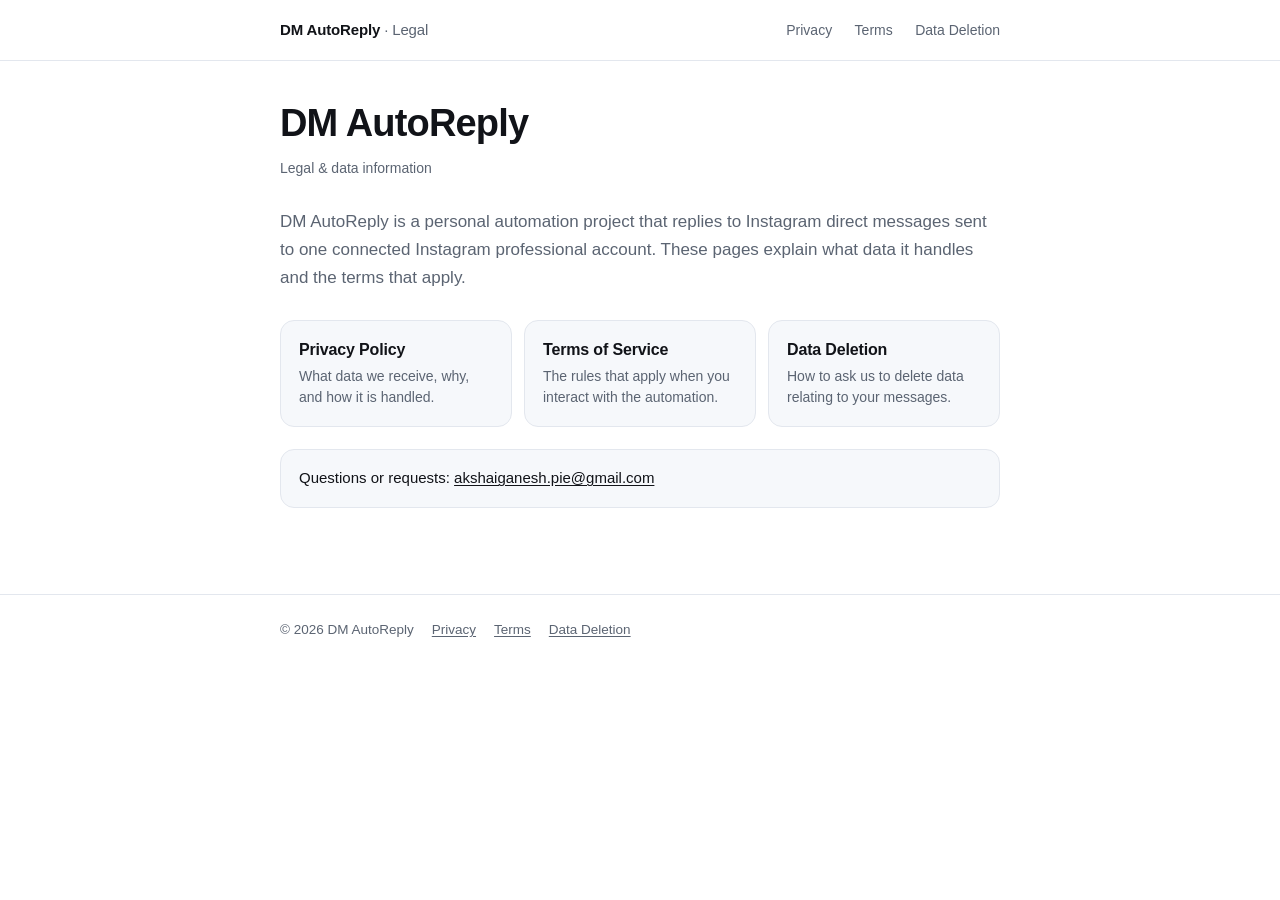
<file: index.html>
<!DOCTYPE html>
<html lang="en">
<head>
<meta charset="utf-8">
<meta name="viewport" content="width=device-width,initial-scale=1">
<title>DM AutoReply — Legal</title>
<meta name="description" content="Privacy policy, terms, and data deletion information for DM AutoReply.">
<meta name="robots" content="index,follow">
<link rel="stylesheet" href="style.css">
</head>
<body>
<header>
  <div class="wrap">
    <a class="brand" href="./">DM AutoReply <span>· Legal</span></a>
    <nav>
      <a href="privacy/">Privacy</a>
      <a href="terms/">Terms</a>
      <a href="data-deletion/">Data Deletion</a>
    </nav>
  </div>
</header>

<main>
<div class="wrap">

<h1>DM AutoReply</h1>
<p class="meta">Legal &amp; data information</p>

<p class="lede">DM AutoReply is a personal automation project that replies to Instagram direct messages sent to one connected Instagram professional account. These pages explain what data it handles and the terms that apply.</p>

<div class="cards">
  <a class="card" href="privacy/">
    <h2>Privacy Policy</h2>
    <p>What data we receive, why, and how it is handled.</p>
  </a>
  <a class="card" href="terms/">
    <h2>Terms of Service</h2>
    <p>The rules that apply when you interact with the automation.</p>
  </a>
  <a class="card" href="data-deletion/">
    <h2>Data Deletion</h2>
    <p>How to ask us to delete data relating to your messages.</p>
  </a>
</div>

<div class="note">
  <p>Questions or requests: <a href="mailto:akshaiganesh.pie@gmail.com">akshaiganesh.pie@gmail.com</a></p>
</div>

</div>
</main>

<footer>
  <div class="wrap">
    <span>© 2026 DM AutoReply</span>
    <a href="privacy/">Privacy</a>
    <a href="terms/">Terms</a>
    <a href="data-deletion/">Data Deletion</a>
  </div>
</footer>
</body>
</html>
</file>
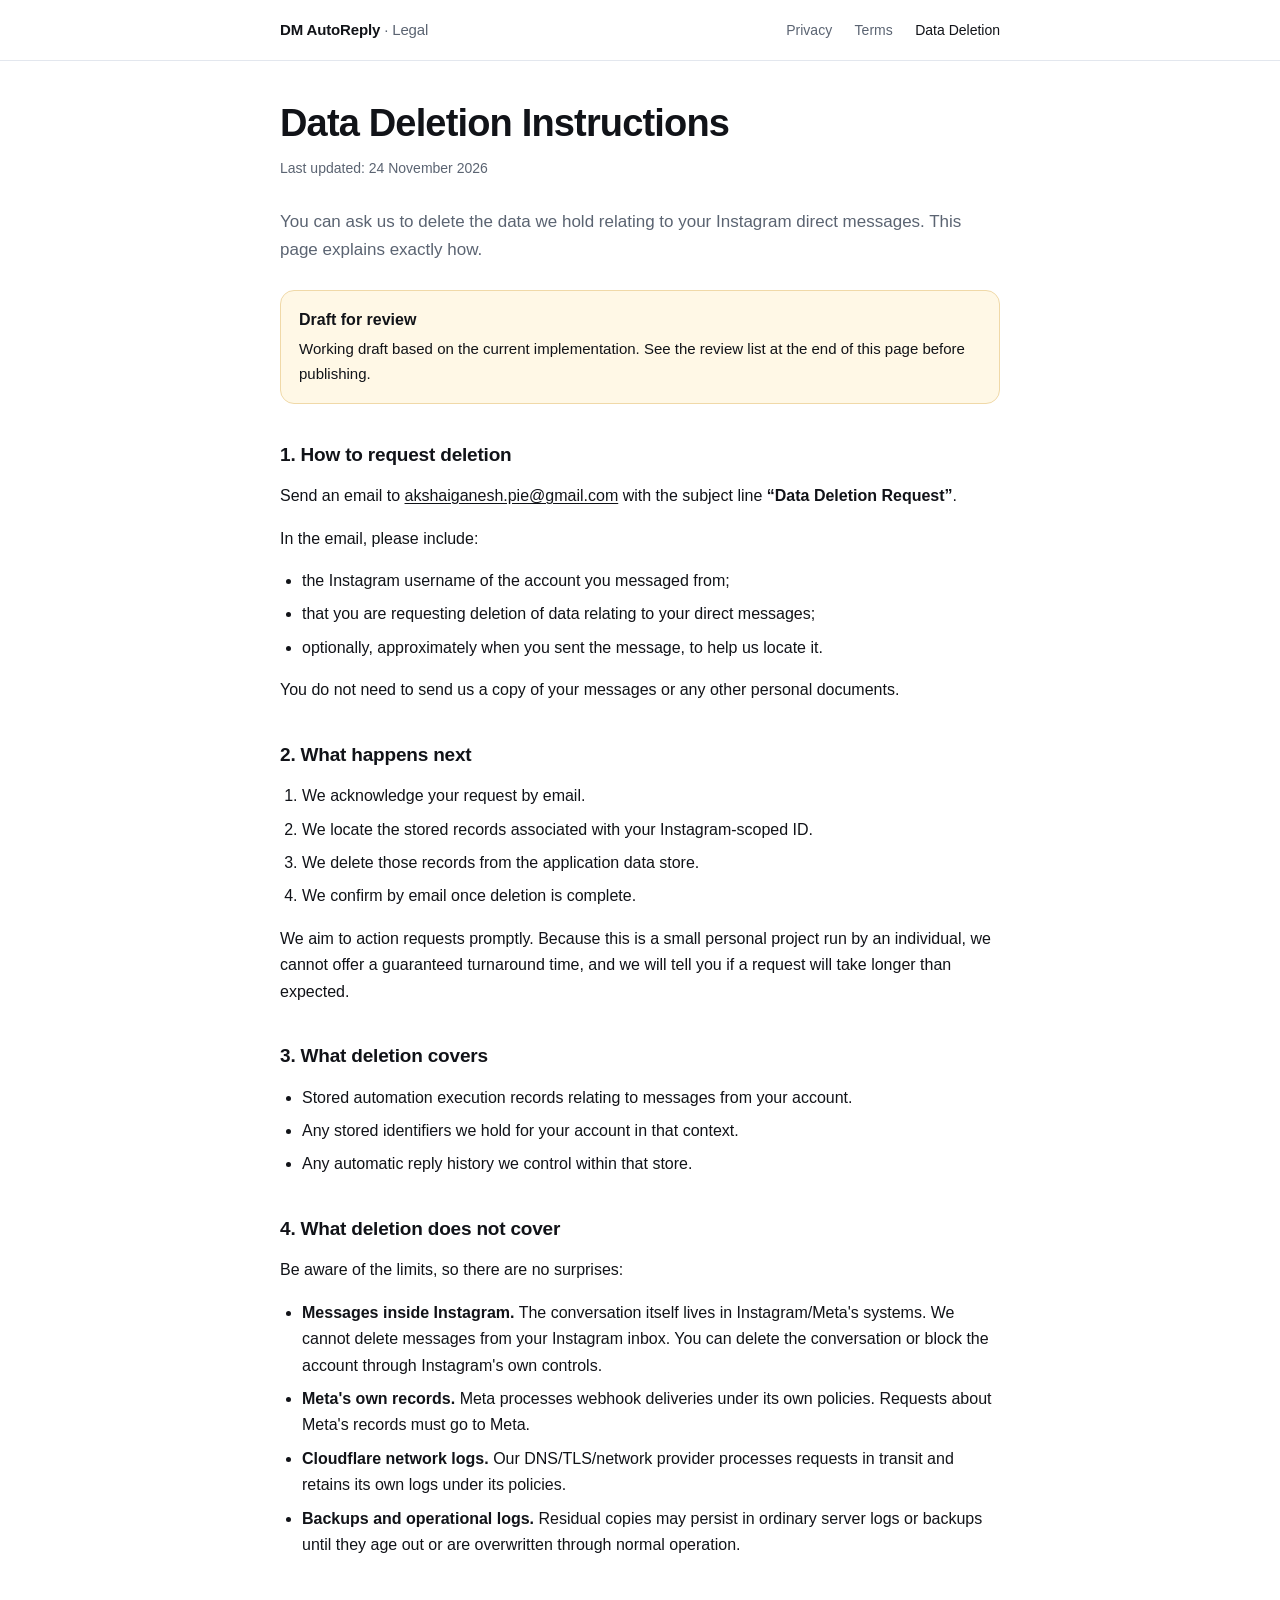
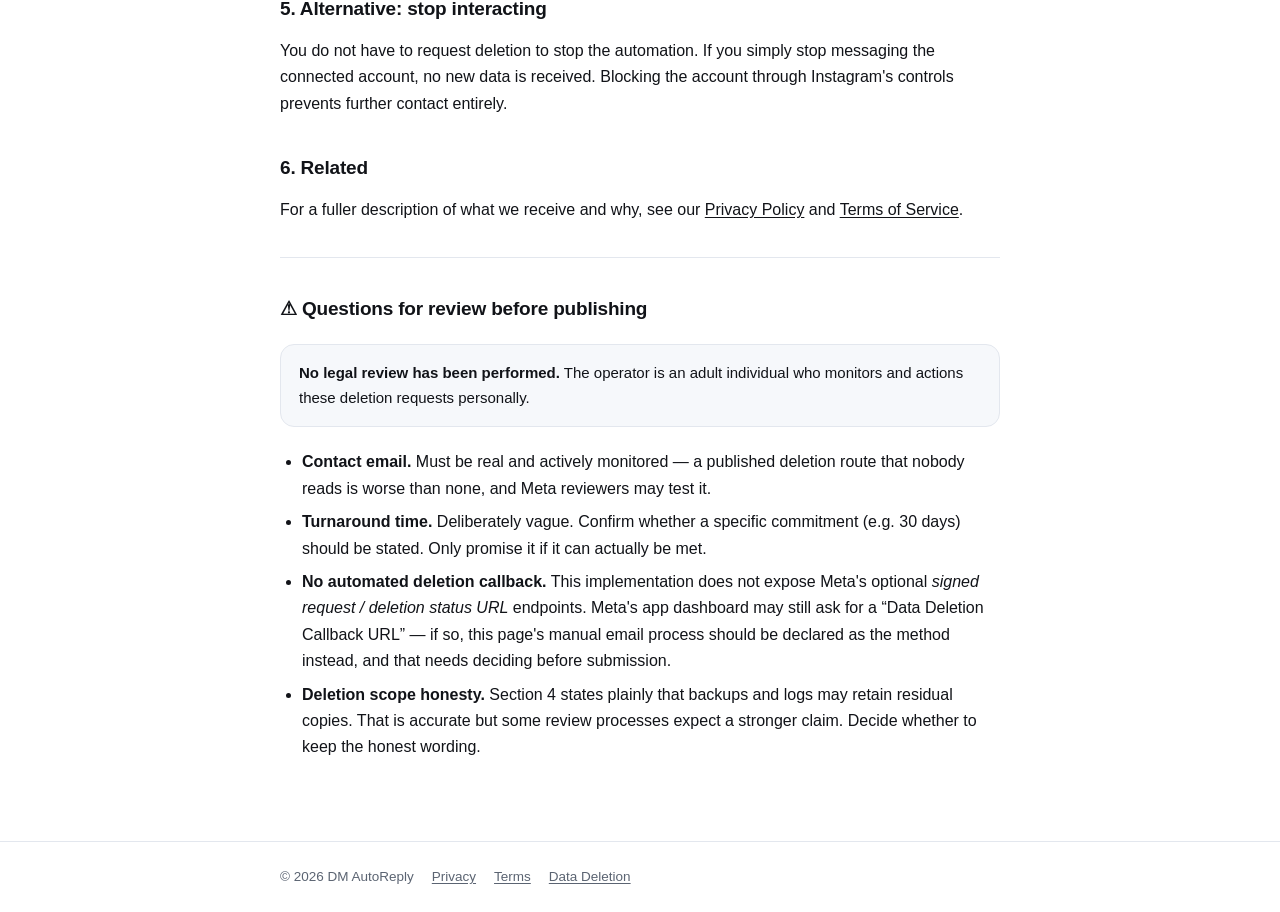
<file: data-deletion/index.html>
<!DOCTYPE html>
<html lang="en">
<head>
<meta charset="utf-8">
<meta name="viewport" content="width=device-width,initial-scale=1">
<title>Data Deletion Instructions — DM AutoReply</title>
<meta name="description" content="How to request deletion of data held by the DM AutoReply Instagram automation.">
<meta name="robots" content="index,follow">
<link rel="stylesheet" href="../style.css">
</head>
<body>
<header>
  <div class="wrap">
    <a class="brand" href="../">DM AutoReply <span>· Legal</span></a>
    <nav>
      <a href="../privacy/">Privacy</a>
      <a href="../terms/">Terms</a>
      <a href="../data-deletion/" aria-current="page">Data Deletion</a>
    </nav>
  </div>
</header>

<main>
<div class="wrap">

<h1>Data Deletion Instructions</h1>
<p class="meta">Last updated: 24 November 2026</p>

<p class="lede">You can ask us to delete the data we hold relating to your Instagram direct messages. This page explains exactly how.</p>

<div class="note draft">
  <strong>Draft for review</strong>
  <p>Working draft based on the current implementation. See the review list at the end of this page before publishing.</p>
</div>

<h2>1. How to request deletion</h2>
<p>Send an email to <a href="mailto:akshaiganesh.pie@gmail.com">akshaiganesh.pie@gmail.com</a> with the subject line <strong>“Data Deletion Request”</strong>.</p>
<p>In the email, please include:</p>
<ul>
  <li>the Instagram username of the account you messaged from;</li>
  <li>that you are requesting deletion of data relating to your direct messages;</li>
  <li>optionally, approximately when you sent the message, to help us locate it.</li>
</ul>
<p>You do not need to send us a copy of your messages or any other personal documents.</p>

<h2>2. What happens next</h2>
<ol>
  <li>We acknowledge your request by email.</li>
  <li>We locate the stored records associated with your Instagram-scoped ID.</li>
  <li>We delete those records from the application data store.</li>
  <li>We confirm by email once deletion is complete.</li>
</ol>
<p>We aim to action requests promptly. Because this is a small personal project run by an individual, we cannot offer a guaranteed turnaround time, and we will tell you if a request will take longer than expected.</p>

<h2>3. What deletion covers</h2>
<ul>
  <li>Stored automation execution records relating to messages from your account.</li>
  <li>Any stored identifiers we hold for your account in that context.</li>
  <li>Any automatic reply history we control within that store.</li>
</ul>

<h2>4. What deletion does not cover</h2>
<p>Be aware of the limits, so there are no surprises:</p>
<ul>
  <li><strong>Messages inside Instagram.</strong> The conversation itself lives in Instagram/Meta's systems. We cannot delete messages from your Instagram inbox. You can delete the conversation or block the account through Instagram's own controls.</li>
  <li><strong>Meta's own records.</strong> Meta processes webhook deliveries under its own policies. Requests about Meta's records must go to Meta.</li>
  <li><strong>Cloudflare network logs.</strong> Our DNS/TLS/network provider processes requests in transit and retains its own logs under its policies.</li>
  <li><strong>Backups and operational logs.</strong> Residual copies may persist in ordinary server logs or backups until they age out or are overwritten through normal operation.</li>
</ul>

<h2>5. Alternative: stop interacting</h2>
<p>You do not have to request deletion to stop the automation. If you simply stop messaging the connected account, no new data is received. Blocking the account through Instagram's controls prevents further contact entirely.</p>

<h2>6. Related</h2>
<p>For a fuller description of what we receive and why, see our <a href="../privacy/">Privacy Policy</a> and <a href="../terms/">Terms of Service</a>.</p>

<hr>

<h2>⚠ Questions for review before publishing</h2>
<div class="note">
<p><strong>No legal review has been performed.</strong> The operator is an adult individual who monitors and actions these deletion requests personally.</p>
</div>
<ul>
  <li><strong>Contact email.</strong> Must be real and actively monitored — a published deletion route that nobody reads is worse than none, and Meta reviewers may test it.</li>
  <li><strong>Turnaround time.</strong> Deliberately vague. Confirm whether a specific commitment (e.g. 30 days) should be stated. Only promise it if it can actually be met.</li>
  <li><strong>No automated deletion callback.</strong> This implementation does not expose Meta's optional <em>signed request / deletion status URL</em> endpoints. Meta's app dashboard may still ask for a “Data Deletion Callback URL” — if so, this page's manual email process should be declared as the method instead, and that needs deciding before submission.</li>
  <li><strong>Deletion scope honesty.</strong> Section 4 states plainly that backups and logs may retain residual copies. That is accurate but some review processes expect a stronger claim. Decide whether to keep the honest wording.</li>
</ul>

</div>
</main>

<footer>
  <div class="wrap">
    <span>© 2026 DM AutoReply</span>
    <a href="../privacy/">Privacy</a>
    <a href="../terms/">Terms</a>
    <a href="../data-deletion/">Data Deletion</a>
  </div>
</footer>
</body>
</html>
</file>
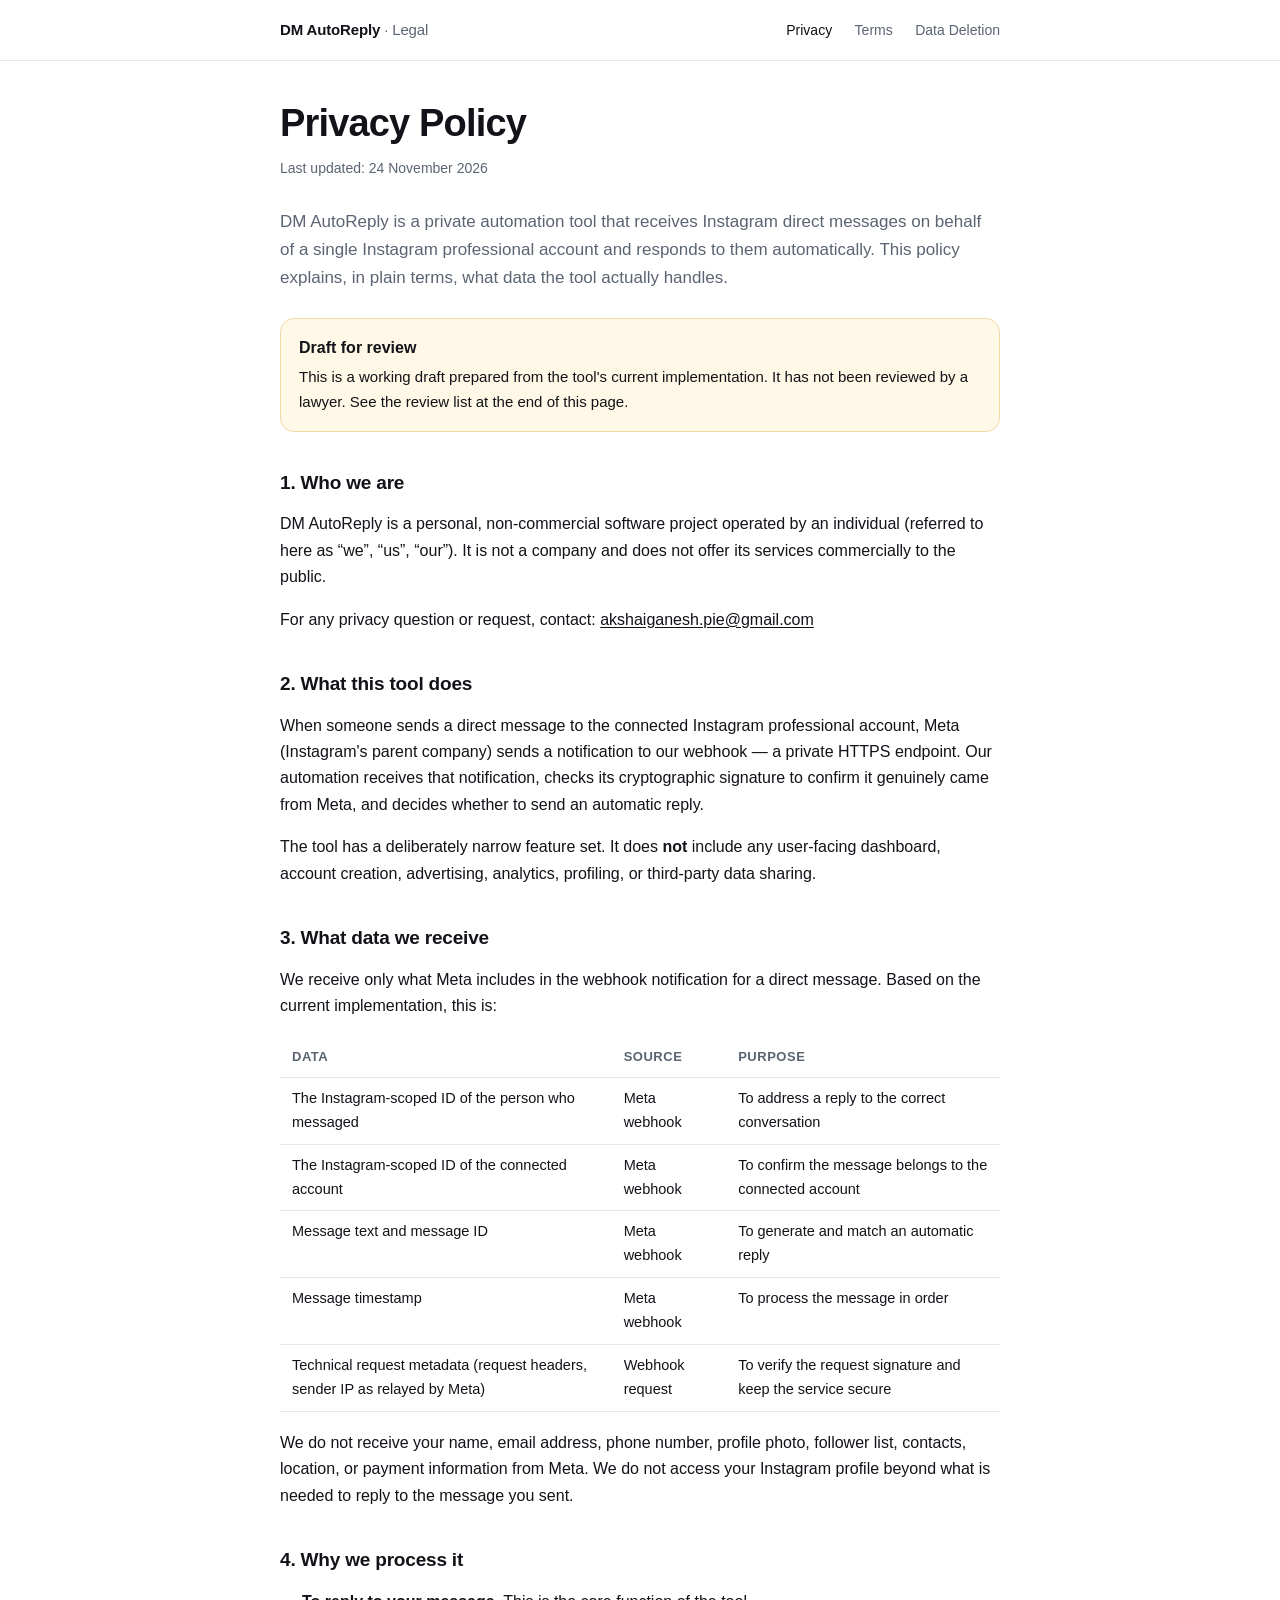
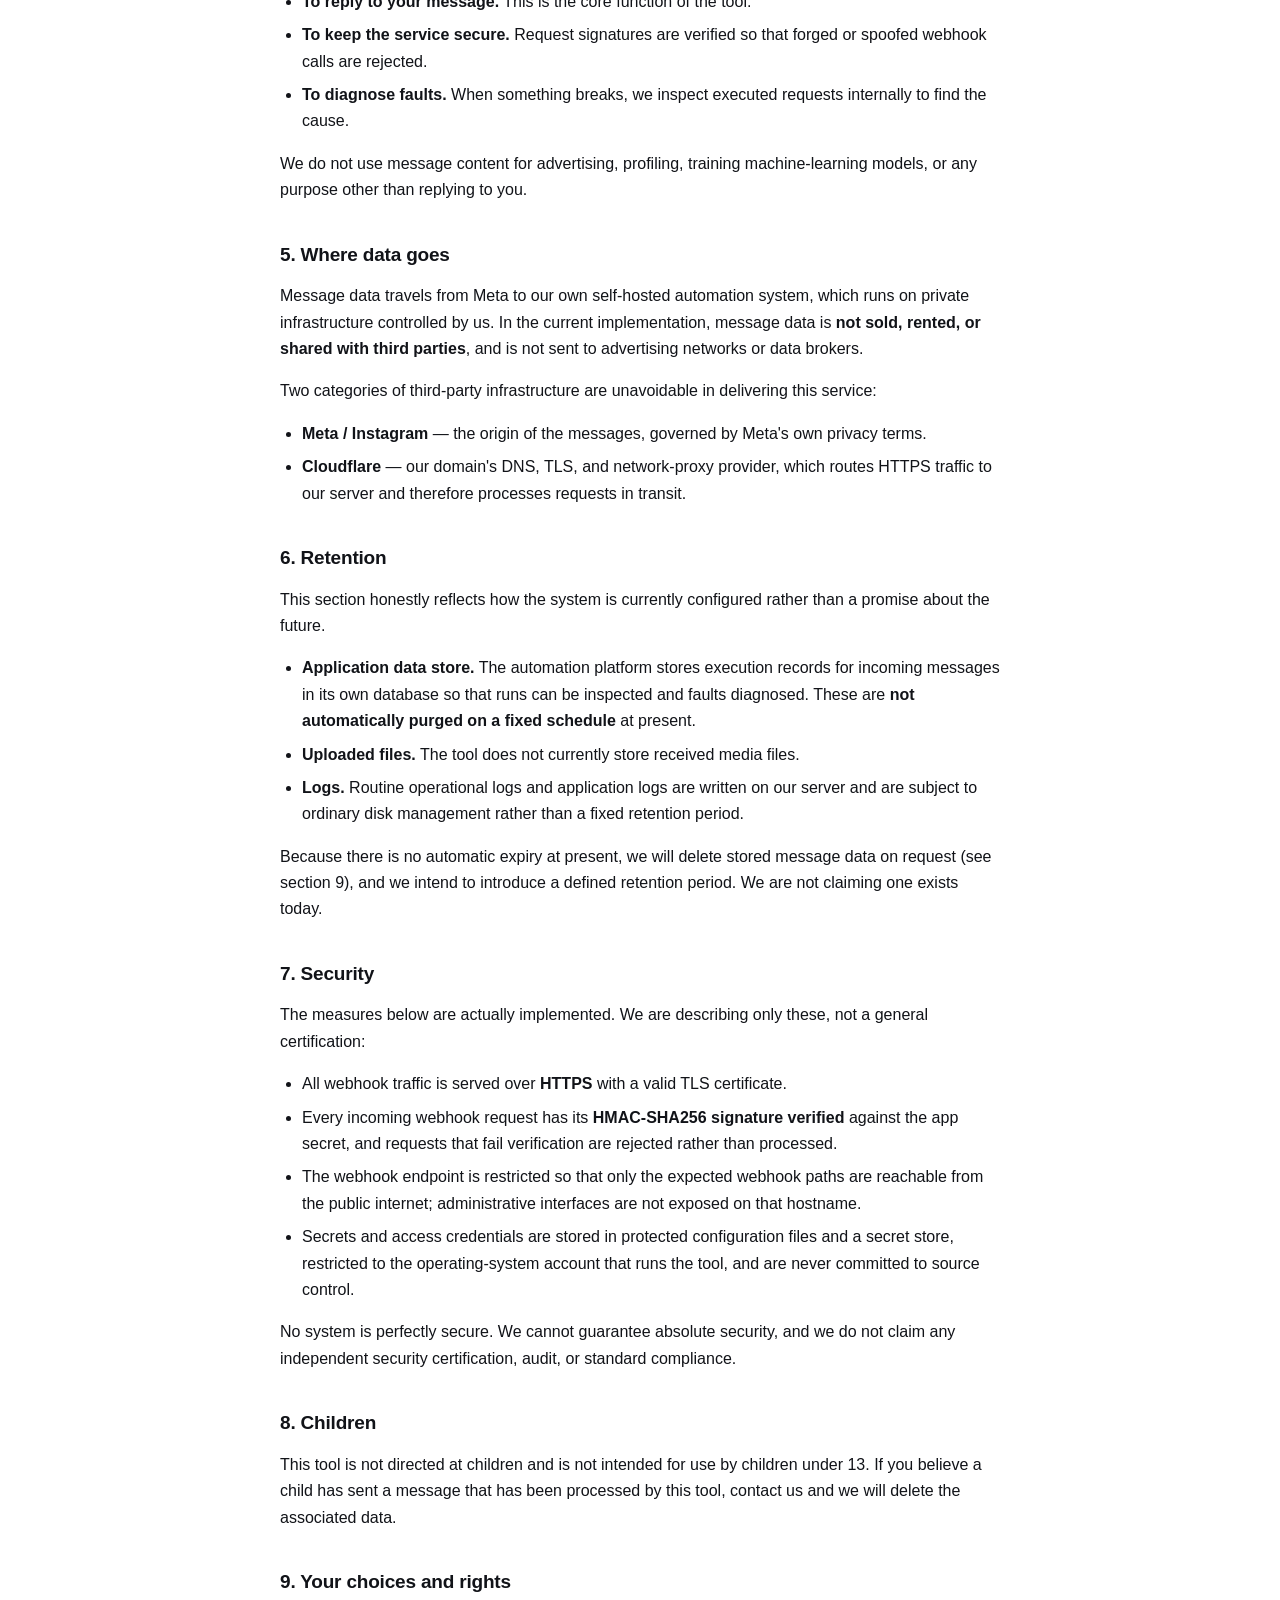
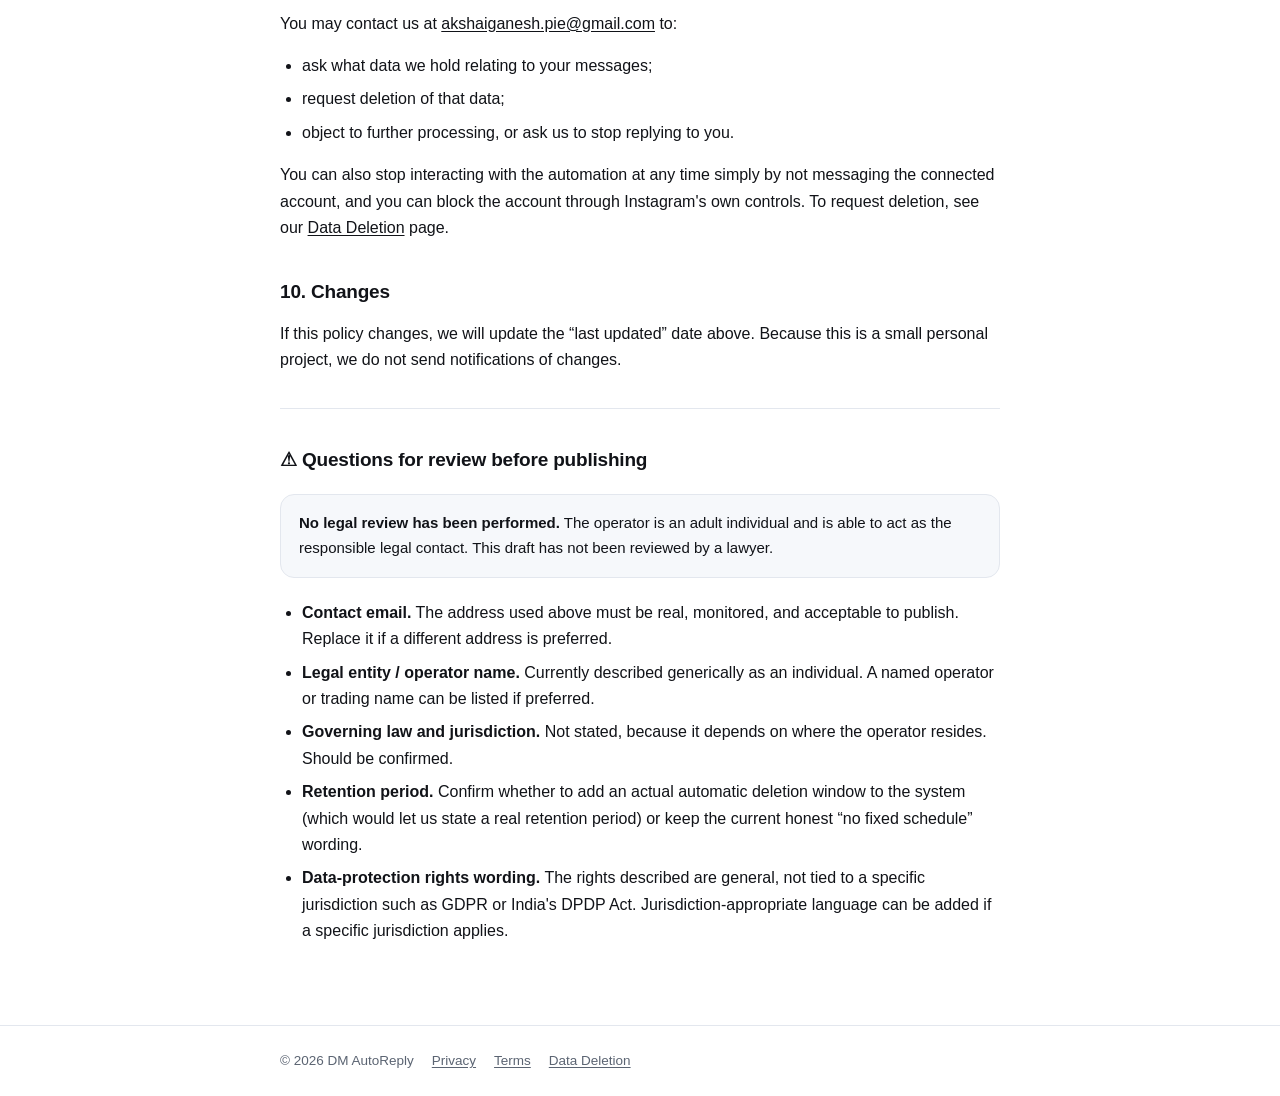
<file: privacy/index.html>
<!DOCTYPE html>
<html lang="en">
<head>
<meta charset="utf-8">
<meta name="viewport" content="width=device-width,initial-scale=1">
<title>Privacy Policy — DM AutoReply</title>
<meta name="description" content="How DM AutoReply handles Instagram direct message data.">
<meta name="robots" content="index,follow">
<link rel="stylesheet" href="../style.css">
</head>
<body>
<header>
  <div class="wrap">
    <a class="brand" href="../">DM AutoReply <span>· Legal</span></a>
    <nav>
      <a href="../privacy/" aria-current="page">Privacy</a>
      <a href="../terms/">Terms</a>
      <a href="../data-deletion/">Data Deletion</a>
    </nav>
  </div>
</header>

<main>
<div class="wrap">

<h1>Privacy Policy</h1>
<p class="meta">Last updated: 24 November 2026</p>

<p class="lede">DM AutoReply is a private automation tool that receives Instagram direct messages on behalf of a single Instagram professional account and responds to them automatically. This policy explains, in plain terms, what data the tool actually handles.</p>

<div class="note draft">
  <strong>Draft for review</strong>
  <p>This is a working draft prepared from the tool's current implementation. It has not been reviewed by a lawyer. See the review list at the end of this page.</p>
</div>

<h2>1. Who we are</h2>
<p>DM AutoReply is a personal, non-commercial software project operated by an individual (referred to here as “we”, “us”, “our”). It is not a company and does not offer its services commercially to the public.</p>
<p>For any privacy question or request, contact: <a href="mailto:akshaiganesh.pie@gmail.com">akshaiganesh.pie@gmail.com</a></p>

<h2>2. What this tool does</h2>
<p>When someone sends a direct message to the connected Instagram professional account, Meta (Instagram's parent company) sends a notification to our webhook — a private HTTPS endpoint. Our automation receives that notification, checks its cryptographic signature to confirm it genuinely came from Meta, and decides whether to send an automatic reply.</p>
<p>The tool has a deliberately narrow feature set. It does <strong>not</strong> include any user-facing dashboard, account creation, advertising, analytics, profiling, or third-party data sharing.</p>

<h2>3. What data we receive</h2>
<p>We receive only what Meta includes in the webhook notification for a direct message. Based on the current implementation, this is:</p>

<table>
<thead><tr><th>Data</th><th>Source</th><th>Purpose</th></tr></thead>
<tbody>
<tr><td data-l="Data">The Instagram-scoped ID of the person who messaged</td><td data-l="Source">Meta webhook</td><td data-l="Purpose">To address a reply to the correct conversation</td></tr>
<tr><td data-l="Data">The Instagram-scoped ID of the connected account</td><td data-l="Source">Meta webhook</td><td data-l="Purpose">To confirm the message belongs to the connected account</td></tr>
<tr><td data-l="Data">Message text and message ID</td><td data-l="Source">Meta webhook</td><td data-l="Purpose">To generate and match an automatic reply</td></tr>
<tr><td data-l="Data">Message timestamp</td><td data-l="Source">Meta webhook</td><td data-l="Purpose">To process the message in order</td></tr>
<tr><td data-l="Data">Technical request metadata (request headers, sender IP as relayed by Meta)</td><td data-l="Source">Webhook request</td><td data-l="Purpose">To verify the request signature and keep the service secure</td></tr>
</tbody>
</table>

<p>We do not receive your name, email address, phone number, profile photo, follower list, contacts, location, or payment information from Meta. We do not access your Instagram profile beyond what is needed to reply to the message you sent.</p>

<h2>4. Why we process it</h2>
<ul>
  <li><strong>To reply to your message.</strong> This is the core function of the tool.</li>
  <li><strong>To keep the service secure.</strong> Request signatures are verified so that forged or spoofed webhook calls are rejected.</li>
  <li><strong>To diagnose faults.</strong> When something breaks, we inspect executed requests internally to find the cause.</li>
</ul>
<p>We do not use message content for advertising, profiling, training machine-learning models, or any purpose other than replying to you.</p>

<h2>5. Where data goes</h2>
<p>Message data travels from Meta to our own self-hosted automation system, which runs on private infrastructure controlled by us. In the current implementation, message data is <strong>not sold, rented, or shared with third parties</strong>, and is not sent to advertising networks or data brokers.</p>
<p>Two categories of third-party infrastructure are unavoidable in delivering this service:</p>
<ul>
  <li><strong>Meta / Instagram</strong> — the origin of the messages, governed by Meta's own privacy terms.</li>
  <li><strong>Cloudflare</strong> — our domain's DNS, TLS, and network-proxy provider, which routes HTTPS traffic to our server and therefore processes requests in transit.</li>
</ul>

<h2>6. Retention</h2>
<p>This section honestly reflects how the system is currently configured rather than a promise about the future.</p>
<ul>
  <li><strong>Application data store.</strong> The automation platform stores execution records for incoming messages in its own database so that runs can be inspected and faults diagnosed. These are <strong>not automatically purged on a fixed schedule</strong> at present.</li>
  <li><strong>Uploaded files.</strong> The tool does not currently store received media files.</li>
  <li><strong>Logs.</strong> Routine operational logs and application logs are written on our server and are subject to ordinary disk management rather than a fixed retention period.</li>
</ul>
<p>Because there is no automatic expiry at present, we will delete stored message data on request (see section 9), and we intend to introduce a defined retention period. We are not claiming one exists today.</p>

<h2>7. Security</h2>
<p>The measures below are actually implemented. We are describing only these, not a general certification:</p>
<ul>
  <li>All webhook traffic is served over <strong>HTTPS</strong> with a valid TLS certificate.</li>
  <li>Every incoming webhook request has its <strong>HMAC-SHA256 signature verified</strong> against the app secret, and requests that fail verification are rejected rather than processed.</li>
  <li>The webhook endpoint is restricted so that only the expected webhook paths are reachable from the public internet; administrative interfaces are not exposed on that hostname.</li>
  <li>Secrets and access credentials are stored in protected configuration files and a secret store, restricted to the operating-system account that runs the tool, and are never committed to source control.</li>
</ul>
<p>No system is perfectly secure. We cannot guarantee absolute security, and we do not claim any independent security certification, audit, or standard compliance.</p>

<h2>8. Children</h2>
<p>This tool is not directed at children and is not intended for use by children under 13. If you believe a child has sent a message that has been processed by this tool, contact us and we will delete the associated data.</p>

<h2>9. Your choices and rights</h2>
<p>You may contact us at <a href="mailto:akshaiganesh.pie@gmail.com">akshaiganesh.pie@gmail.com</a> to:</p>
<ul>
  <li>ask what data we hold relating to your messages;</li>
  <li>request deletion of that data;</li>
  <li>object to further processing, or ask us to stop replying to you.</li>
</ul>
<p>You can also stop interacting with the automation at any time simply by not messaging the connected account, and you can block the account through Instagram's own controls. To request deletion, see our <a href="../data-deletion/">Data Deletion</a> page.</p>

<h2>10. Changes</h2>
<p>If this policy changes, we will update the “last updated” date above. Because this is a small personal project, we do not send notifications of changes.</p>

<hr>

<h2>⚠ Questions for review before publishing</h2>
<div class="note">
<p><strong>No legal review has been performed.</strong> The operator is an adult individual and is able to act as the responsible legal contact. This draft has not been reviewed by a lawyer.</p>
</div>
<ul>
  <li><strong>Contact email.</strong> The address used above must be real, monitored, and acceptable to publish. Replace it if a different address is preferred.</li>
  <li><strong>Legal entity / operator name.</strong> Currently described generically as an individual. A named operator or trading name can be listed if preferred.</li>
  <li><strong>Governing law and jurisdiction.</strong> Not stated, because it depends on where the operator resides. Should be confirmed.</li>
  <li><strong>Retention period.</strong> Confirm whether to add an actual automatic deletion window to the system (which would let us state a real retention period) or keep the current honest “no fixed schedule” wording.</li>
  <li><strong>Data-protection rights wording.</strong> The rights described are general, not tied to a specific jurisdiction such as GDPR or India's DPDP Act. Jurisdiction-appropriate language can be added if a specific jurisdiction applies.</li>
</ul>

</div>
</main>

<footer>
  <div class="wrap">
    <span>© 2026 DM AutoReply</span>
    <a href="../privacy/">Privacy</a>
    <a href="../terms/">Terms</a>
    <a href="../data-deletion/">Data Deletion</a>
  </div>
</footer>
</body>
</html>
</file>
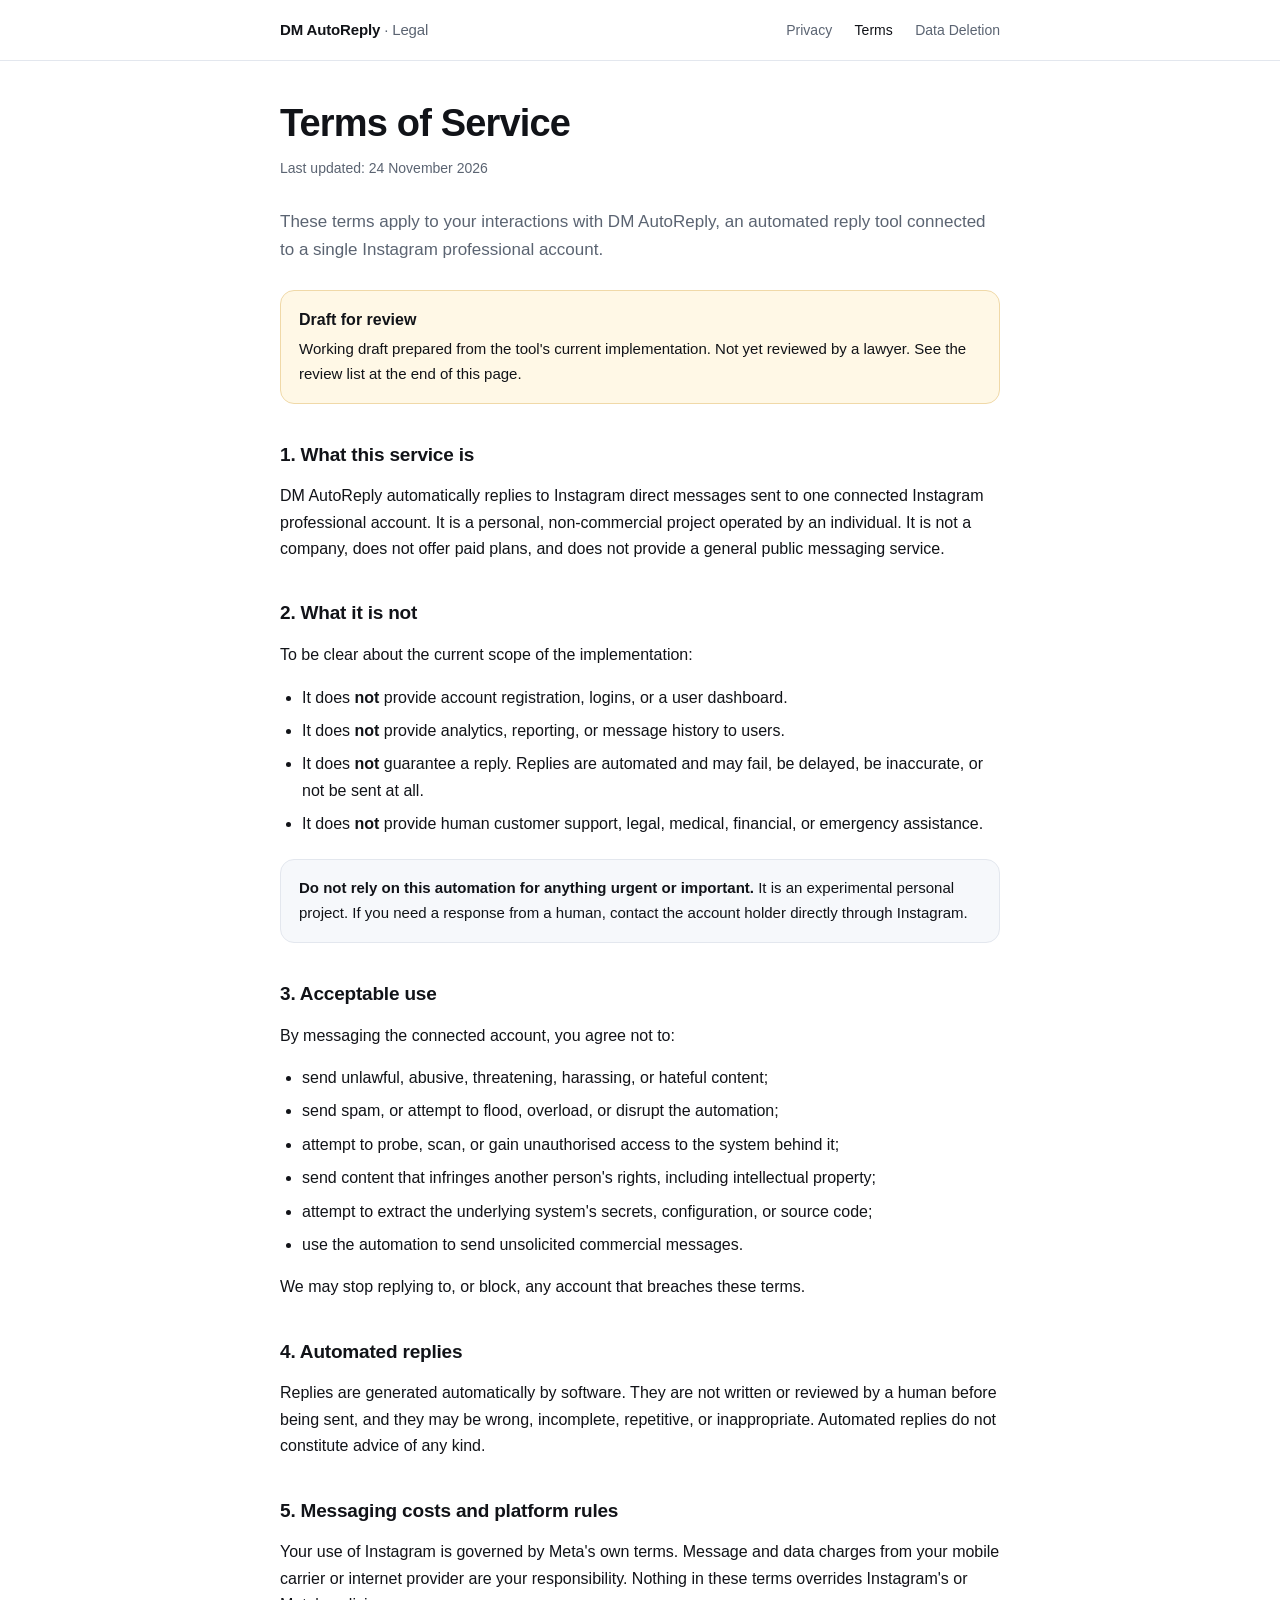
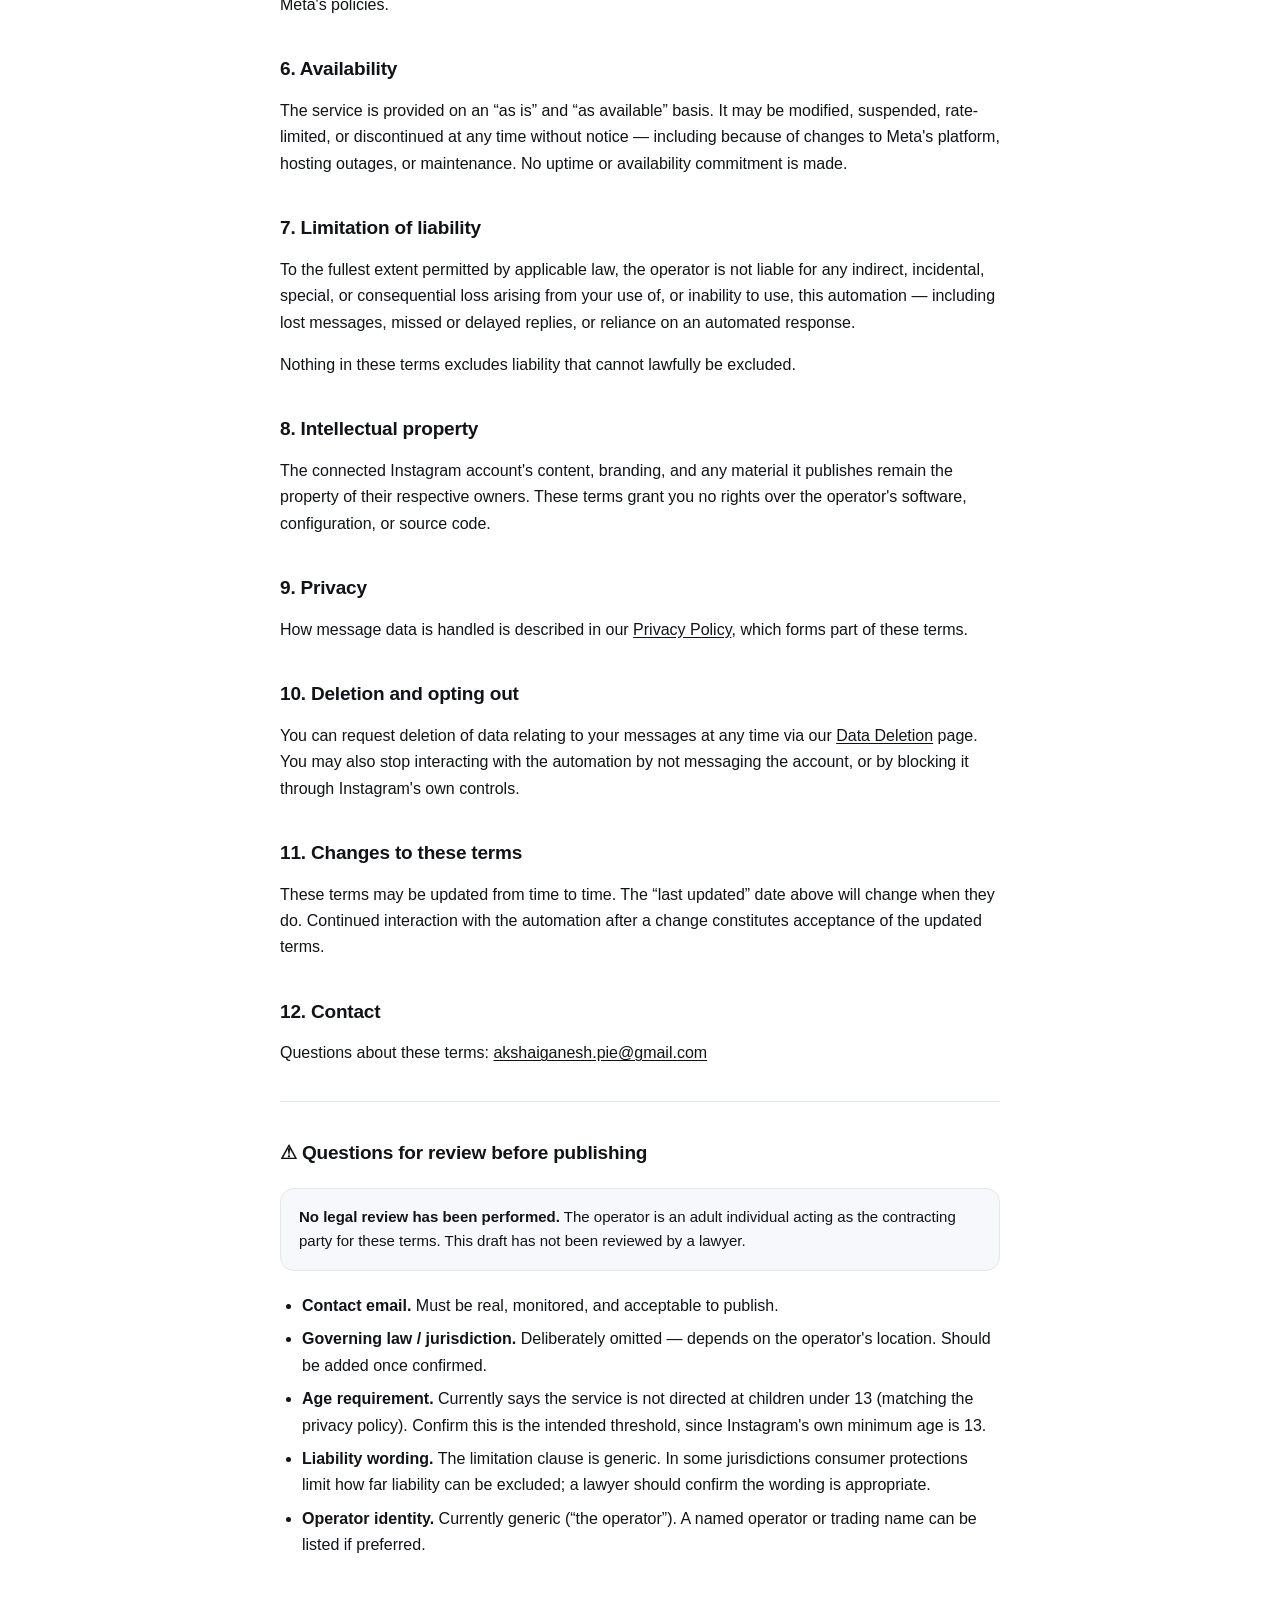
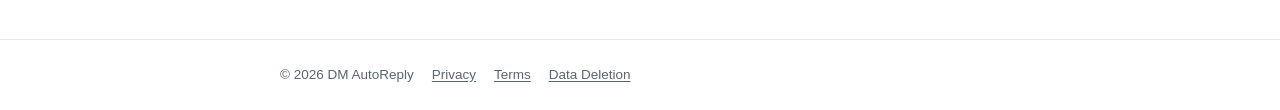
<file: terms/index.html>
<!DOCTYPE html>
<html lang="en">
<head>
<meta charset="utf-8">
<meta name="viewport" content="width=device-width,initial-scale=1">
<title>Terms of Service — DM AutoReply</title>
<meta name="description" content="Terms for interacting with the DM AutoReply Instagram automation.">
<meta name="robots" content="index,follow">
<link rel="stylesheet" href="../style.css">
</head>
<body>
<header>
  <div class="wrap">
    <a class="brand" href="../">DM AutoReply <span>· Legal</span></a>
    <nav>
      <a href="../privacy/">Privacy</a>
      <a href="../terms/" aria-current="page">Terms</a>
      <a href="../data-deletion/">Data Deletion</a>
    </nav>
  </div>
</header>

<main>
<div class="wrap">

<h1>Terms of Service</h1>
<p class="meta">Last updated: 24 November 2026</p>

<p class="lede">These terms apply to your interactions with DM AutoReply, an automated reply tool connected to a single Instagram professional account.</p>

<div class="note draft">
  <strong>Draft for review</strong>
  <p>Working draft prepared from the tool's current implementation. Not yet reviewed by a lawyer. See the review list at the end of this page.</p>
</div>

<h2>1. What this service is</h2>
<p>DM AutoReply automatically replies to Instagram direct messages sent to one connected Instagram professional account. It is a personal, non-commercial project operated by an individual. It is not a company, does not offer paid plans, and does not provide a general public messaging service.</p>

<h2>2. What it is not</h2>
<p>To be clear about the current scope of the implementation:</p>
<ul>
  <li>It does <strong>not</strong> provide account registration, logins, or a user dashboard.</li>
  <li>It does <strong>not</strong> provide analytics, reporting, or message history to users.</li>
  <li>It does <strong>not</strong> guarantee a reply. Replies are automated and may fail, be delayed, be inaccurate, or not be sent at all.</li>
  <li>It does <strong>not</strong> provide human customer support, legal, medical, financial, or emergency assistance.</li>
</ul>

<div class="note">
  <p><strong>Do not rely on this automation for anything urgent or important.</strong> It is an experimental personal project. If you need a response from a human, contact the account holder directly through Instagram.</p>
</div>

<h2>3. Acceptable use</h2>
<p>By messaging the connected account, you agree not to:</p>
<ul>
  <li>send unlawful, abusive, threatening, harassing, or hateful content;</li>
  <li>send spam, or attempt to flood, overload, or disrupt the automation;</li>
  <li>attempt to probe, scan, or gain unauthorised access to the system behind it;</li>
  <li>send content that infringes another person's rights, including intellectual property;</li>
  <li>attempt to extract the underlying system's secrets, configuration, or source code;</li>
  <li>use the automation to send unsolicited commercial messages.</li>
</ul>
<p>We may stop replying to, or block, any account that breaches these terms.</p>

<h2>4. Automated replies</h2>
<p>Replies are generated automatically by software. They are not written or reviewed by a human before being sent, and they may be wrong, incomplete, repetitive, or inappropriate. Automated replies do not constitute advice of any kind.</p>

<h2>5. Messaging costs and platform rules</h2>
<p>Your use of Instagram is governed by Meta's own terms. Message and data charges from your mobile carrier or internet provider are your responsibility. Nothing in these terms overrides Instagram's or Meta's policies.</p>

<h2>6. Availability</h2>
<p>The service is provided on an “as is” and “as available” basis. It may be modified, suspended, rate-limited, or discontinued at any time without notice — including because of changes to Meta's platform, hosting outages, or maintenance. No uptime or availability commitment is made.</p>

<h2>7. Limitation of liability</h2>
<p>To the fullest extent permitted by applicable law, the operator is not liable for any indirect, incidental, special, or consequential loss arising from your use of, or inability to use, this automation — including lost messages, missed or delayed replies, or reliance on an automated response.</p>
<p>Nothing in these terms excludes liability that cannot lawfully be excluded.</p>

<h2>8. Intellectual property</h2>
<p>The connected Instagram account's content, branding, and any material it publishes remain the property of their respective owners. These terms grant you no rights over the operator's software, configuration, or source code.</p>

<h2>9. Privacy</h2>
<p>How message data is handled is described in our <a href="../privacy/">Privacy Policy</a>, which forms part of these terms.</p>

<h2>10. Deletion and opting out</h2>
<p>You can request deletion of data relating to your messages at any time via our <a href="../data-deletion/">Data Deletion</a> page. You may also stop interacting with the automation by not messaging the account, or by blocking it through Instagram's own controls.</p>

<h2>11. Changes to these terms</h2>
<p>These terms may be updated from time to time. The “last updated” date above will change when they do. Continued interaction with the automation after a change constitutes acceptance of the updated terms.</p>

<h2>12. Contact</h2>
<p>Questions about these terms: <a href="mailto:akshaiganesh.pie@gmail.com">akshaiganesh.pie@gmail.com</a></p>

<hr>

<h2>⚠ Questions for review before publishing</h2>
<div class="note">
<p><strong>No legal review has been performed.</strong> The operator is an adult individual acting as the contracting party for these terms. This draft has not been reviewed by a lawyer.</p>
</div>
<ul>
  <li><strong>Contact email.</strong> Must be real, monitored, and acceptable to publish.</li>
  <li><strong>Governing law / jurisdiction.</strong> Deliberately omitted — depends on the operator's location. Should be added once confirmed.</li>
  <li><strong>Age requirement.</strong> Currently says the service is not directed at children under 13 (matching the privacy policy). Confirm this is the intended threshold, since Instagram's own minimum age is 13.</li>
  <li><strong>Liability wording.</strong> The limitation clause is generic. In some jurisdictions consumer protections limit how far liability can be excluded; a lawyer should confirm the wording is appropriate.</li>
  <li><strong>Operator identity.</strong> Currently generic (“the operator”). A named operator or trading name can be listed if preferred.</li>
</ul>

</div>
</main>

<footer>
  <div class="wrap">
    <span>© 2026 DM AutoReply</span>
    <a href="../privacy/">Privacy</a>
    <a href="../terms/">Terms</a>
    <a href="../data-deletion/">Data Deletion</a>
  </div>
</footer>
</body>
</html>
</file>
<file: style.css>
:root{
  --bg:#ffffff; --fg:#111318; --muted:#5b6472; --line:#e3e7ee;
  --accent:#111318; --soft:#f6f8fb; --warn-bg:#fff8e6; --warn-line:#f0d9a8;
  --radius:14px; --maxw:760px;
}
@media(prefers-color-scheme:dark){
  :root{ --bg:#0e1116; --fg:#e8ecf2; --muted:#9aa5b4; --line:#242b36;
         --accent:#e8ecf2; --soft:#151a22; --warn-bg:#241f10; --warn-line:#4a3d1c; }
}
*,*::before,*::after{box-sizing:border-box}
html{-webkit-text-size-adjust:100%}
body{
  margin:0; background:var(--bg); color:var(--fg);
  font:16px/1.65 -apple-system,BlinkMacSystemFont,"Segoe UI",Roboto,"Helvetica Neue",Arial,sans-serif;
  -webkit-font-smoothing:antialiased;
}
.wrap{max-width:var(--maxw);margin:0 auto;padding:0 20px}

/* header */
header{border-bottom:1px solid var(--line);background:var(--bg);position:sticky;top:0;z-index:10}
header .wrap{display:flex;align-items:center;justify-content:space-between;gap:16px;min-height:60px}
.brand{font-weight:650;letter-spacing:-.01em;text-decoration:none;color:var(--fg);font-size:15px}
.brand span{color:var(--muted);font-weight:400}
nav a{color:var(--muted);text-decoration:none;font-size:14px;margin-left:18px}
nav a:hover,nav a[aria-current]{color:var(--fg)}
@media(max-width:520px){
  header .wrap{flex-wrap:wrap;min-height:auto;padding-top:12px;padding-bottom:12px;gap:8px}
  nav{width:100%;display:flex;gap:14px;flex-wrap:wrap}
  nav a{margin-left:0}
}

/* typography */
main{padding:40px 0 64px}
h1{font-size:clamp(28px,5vw,38px);line-height:1.2;letter-spacing:-.022em;margin:0 0 10px;font-weight:680}
h2{font-size:19px;line-height:1.35;letter-spacing:-.01em;margin:38px 0 12px;font-weight:640}
h3{font-size:16px;margin:24px 0 8px;font-weight:640}
p,li{color:var(--fg)}
ul,ol{padding-left:22px}
li{margin:7px 0}
a{color:var(--accent);text-underline-offset:2px}
.meta{color:var(--muted);font-size:14px;margin:0 0 28px}
.lede{font-size:17px;color:var(--muted);margin:0 0 26px}
hr{border:0;border-top:1px solid var(--line);margin:34px 0}

/* callout */
.note{background:var(--soft);border:1px solid var(--line);border-radius:var(--radius);padding:16px 18px;margin:22px 0}
.note p{margin:0;font-size:15px}
.note.draft{background:var(--warn-bg);border-color:var(--warn-line)}
.note.draft strong{display:block;margin-bottom:4px}

/* cards on index */
.cards{display:grid;gap:12px;margin:28px 0 0}
@media(min-width:620px){.cards{grid-template-columns:repeat(3,1fr)}}
.card{
  display:block;text-decoration:none;color:inherit;border:1px solid var(--line);
  border-radius:var(--radius);padding:18px;background:var(--soft);
  transition:border-color .15s ease, transform .15s ease;
}
.card:hover{border-color:var(--muted);transform:translateY(-1px)}
.card h2{margin:0 0 6px;font-size:16px}
.card p{margin:0;color:var(--muted);font-size:14px;line-height:1.5}

/* footer */
footer{border-top:1px solid var(--line);padding:24px 0;color:var(--muted);font-size:13.5px}
footer .wrap{display:flex;gap:8px 18px;flex-wrap:wrap;align-items:center}
footer a{color:var(--muted)}
footer a:hover{color:var(--fg)}

/* tables */
table{width:100%;border-collapse:collapse;margin:18px 0;font-size:14.5px}
th,td{text-align:left;padding:9px 12px;border-bottom:1px solid var(--line);vertical-align:top}
th{font-weight:640;color:var(--muted);font-size:13px;text-transform:uppercase;letter-spacing:.04em}
@media(max-width:520px){
  table,thead,tbody,tr,th,td{display:block}
  thead{position:absolute;width:1px;height:1px;overflow:hidden;clip:rect(0 0 0 0)}
  tr{border:1px solid var(--line);border-radius:10px;margin:0 0 10px;padding:4px 0}
  td{border:0;padding:6px 12px}
  td::before{content:attr(data-l);display:block;font-size:11.5px;text-transform:uppercase;
    letter-spacing:.04em;color:var(--muted);font-weight:640;margin-bottom:2px}
}
</file>
